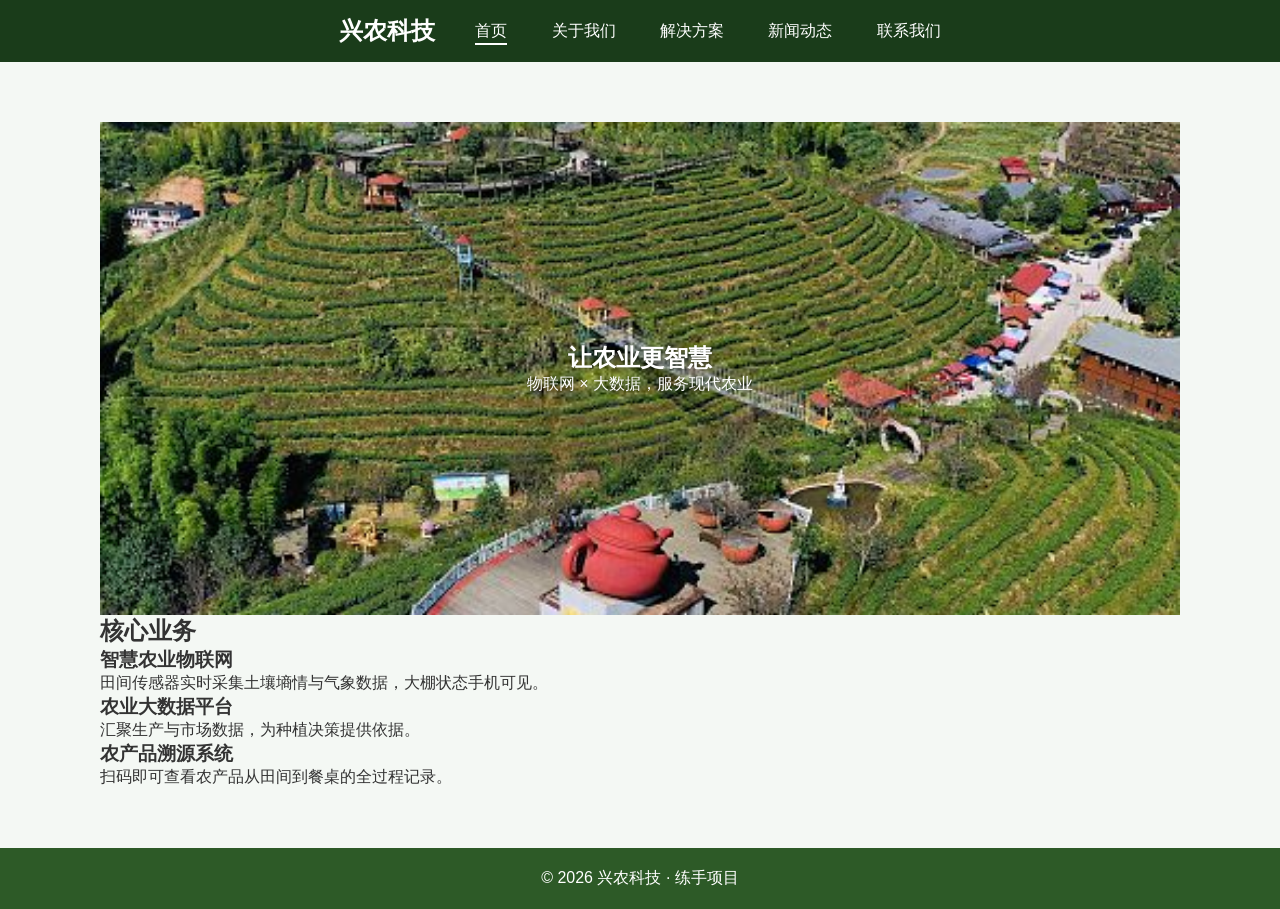
<file: index.html>
<!DOCTYPE html>              <!-- 声明：这是一份 HTML5 文档，固定写法 -->
<html lang="zh-CN">          <!-- 网页整体开始，lang 表示内容是简体中文 -->
  <head>     
    <meta charset="UTF-8">   <!-- 文字编码，保证中文不乱码 -->
    <meta name="viewport" content="width=device-width, initial-scale=1.0">
    <link rel="stylesheet" href="css/style.css">                <!-- 头部：给浏览器看的配置信息，访客看不到 -->
    <title>兴农科技 - 让农业更智慧</title>  <!-- 浏览器标签页上显示的标题 -->
  </head>

  <body>
    <header class="site-header">
        <h1>兴农科技</h1>
        <nav class="site-nav">
          <a href="index.html">首页</a>
          <a href="about.html">关于我们</a>
          <a href="solutions.html">解决方案</a>
          <a href="news.html">新闻动态</a>
          <a href="contact.html">联系我们</a>
        </nav>
      </header>
    <!-- 主体内容 -->
    <main>
        <section class="hero">
            <h2>让农业更智慧</h2>
            <p>物联网 × 大数据，服务现代农业</p>
          </section>

      <section>
        <h2>核心业务</h2>
        <h3>智慧农业物联网</h3>
        <p>田间传感器实时采集土壤墒情与气象数据，大棚状态手机可见。</p>
        <h3>农业大数据平台</h3>
        <p>汇聚生产与市场数据，为种植决策提供依据。</p>
        <h3>农产品溯源系统</h3>
        <p>扫码即可查看农产品从田间到餐桌的全过程记录。</p>
      </section>
    </main>

    <!-- 页脚 -->
    <footer>
      <p>© 2026 兴农科技 · 练手项目</p>
    </footer>
    <script src="js/main.js"></script>
  </body>
</html>
</file>
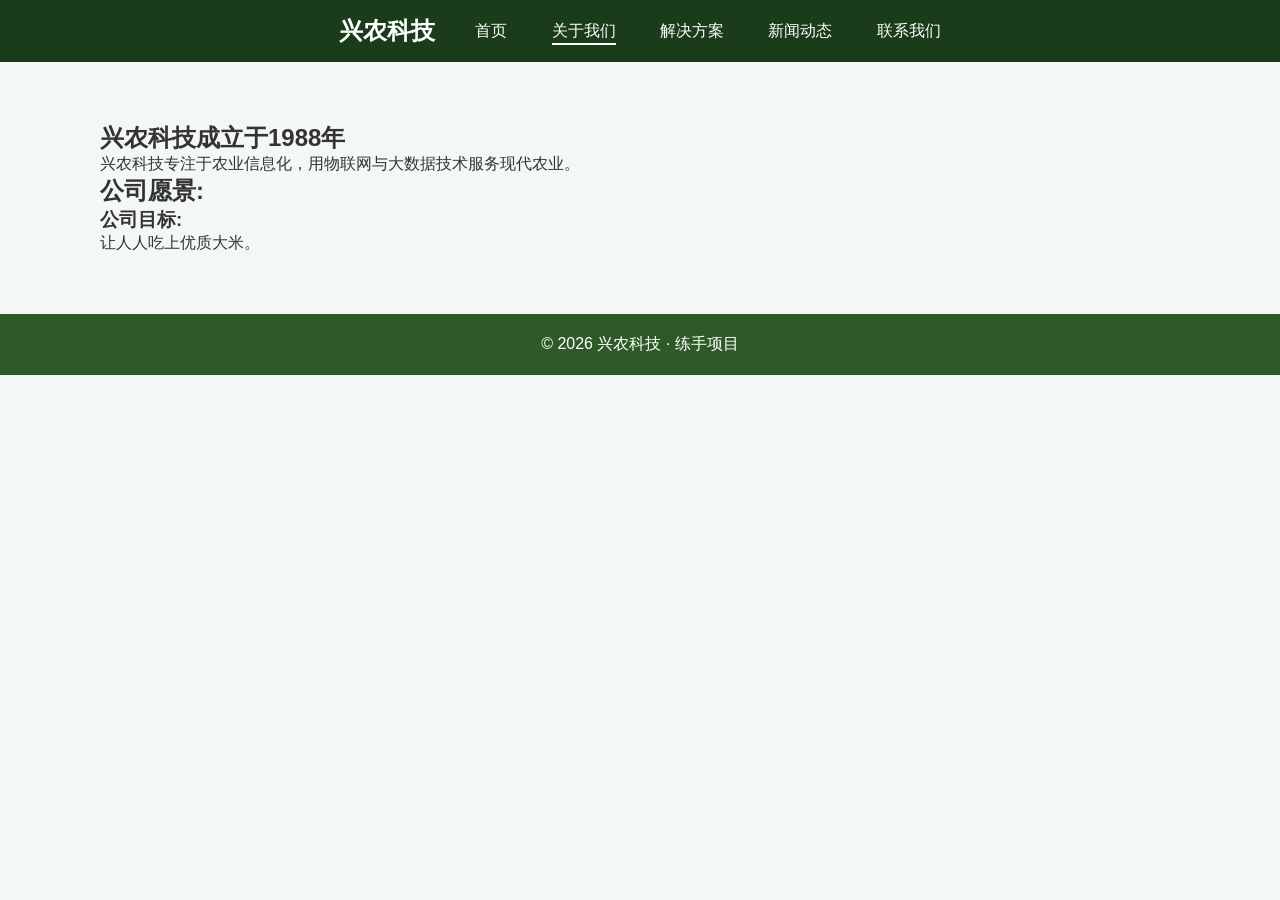
<file: about.html>
<!DOCTYPE html>              <!-- 声明：这是一份 HTML5 文档，固定写法 -->
<html lang="zh-CN">          <!-- 网页整体开始，lang 表示内容是简体中文 -->
  <head>              <!-- 头部：给浏览器看的配置信息，访客看不到 -->
    <meta charset="UTF-8">   <!-- 文字编码，保证中文不乱码 -->
    <meta name="viewport" content="width=device-width, initial-scale=1.0">
    <title>关于我们-兴农科技</title>  <!-- 浏览器标签页上显示的标题 -->
    <link rel="stylesheet" href="css/style.css">
  </head>

  <body>
    <header class="site-header">
        <h1>兴农科技</h1>
        <nav class="site-nav">
          <a href="index.html">首页</a>
          <a href="about.html">关于我们</a>
          <a href="solutions.html">解决方案</a>
          <a href="news.html">新闻动态</a>
          <a href="contact.html">联系我们</a>
        </nav>
      </header><!-- 主体内容 -->
    <main>
      <section>
        <h2>兴农科技成立于1988年</h2>
        <p>兴农科技专注于农业信息化，用物联网与大数据技术服务现代农业。</p>
      </section>

      <section>
        <h2>公司愿景:</h2>
        <h3>公司目标:</h3>
        <p>让人人吃上优质大米。</p>
      </section>
    </main>

    <!-- 页脚 -->
    <footer>
      <p>© 2026 兴农科技 · 练手项目</p>
    </footer>
    <script src="js/main.js"></script>
  </body>
</html>
</file>
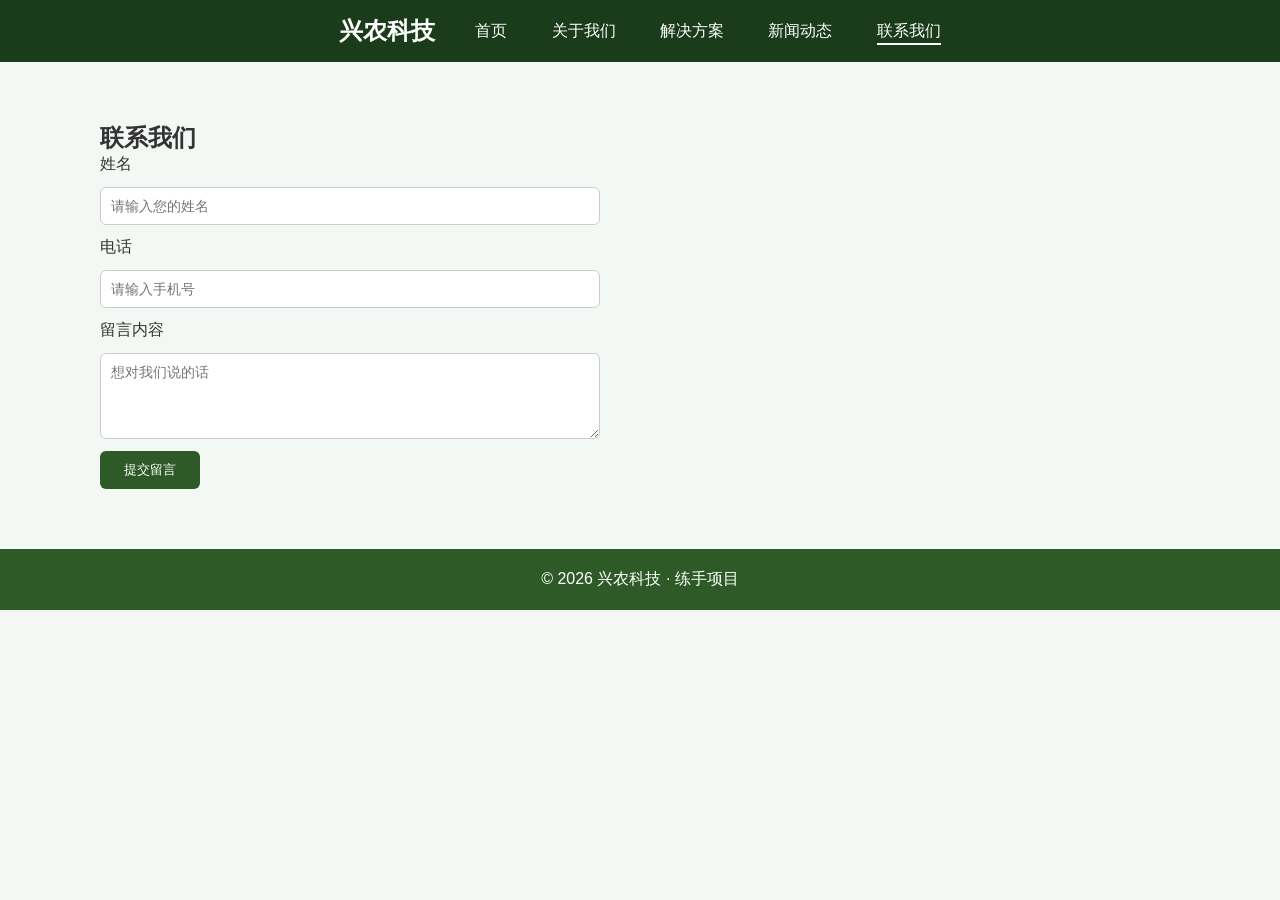
<file: contact.html>
<!DOCTYPE html>              <!-- 声明：这是一份 HTML5 文档，固定写法 -->
<html lang="zh-CN">          <!-- 网页整体开始，lang 表示内容是简体中文 -->
  <head>              <!-- 头部：给浏览器看的配置信息，访客看不到 -->
    <meta charset="UTF-8">   <!-- 文字编码，保证中文不乱码 -->
    <meta name="viewport" content="width=device-width, initial-scale=1.0">
    <title>联系我们-兴农科技</title>  <!-- 浏览器标签页上显示的标题 -->
    <link rel="stylesheet" href="css/style.css">
  </head>
  
  <body>
    <header class="site-header">
        <h1>兴农科技</h1>
        <nav class="site-nav">
          <a href="index.html">首页</a>
          <a href="about.html">关于我们</a>
          <a href="solutions.html">解决方案</a>
          <a href="news.html">新闻动态</a>
          <a href="contact.html">联系我们</a>
        </nav>
      </header><!-- 主体内容 -->
    <main>
        <h2>联系我们</h2>
        <form class="contact-form">
          <label for="name">姓名</label>
          <input type="text" id="name" placeholder="请输入您的姓名" autocomplete="name">
  
          <label for="phone">电话</label>
          <input type="tel" id="phone" placeholder="请输入手机号" autocomplete="tel">
  
          <label for="message">留言内容</label>
          <textarea id="message" rows="4" placeholder="想对我们说的话"></textarea>
  
          <button type="submit">提交留言</button>
        </form>
    </main>

    <!-- 页脚 -->
    <footer>
      <p>© 2026 兴农科技 · 练手项目</p>
    </footer>
    <script src="js/main.js"></script>
  </body>
</html>
</file>
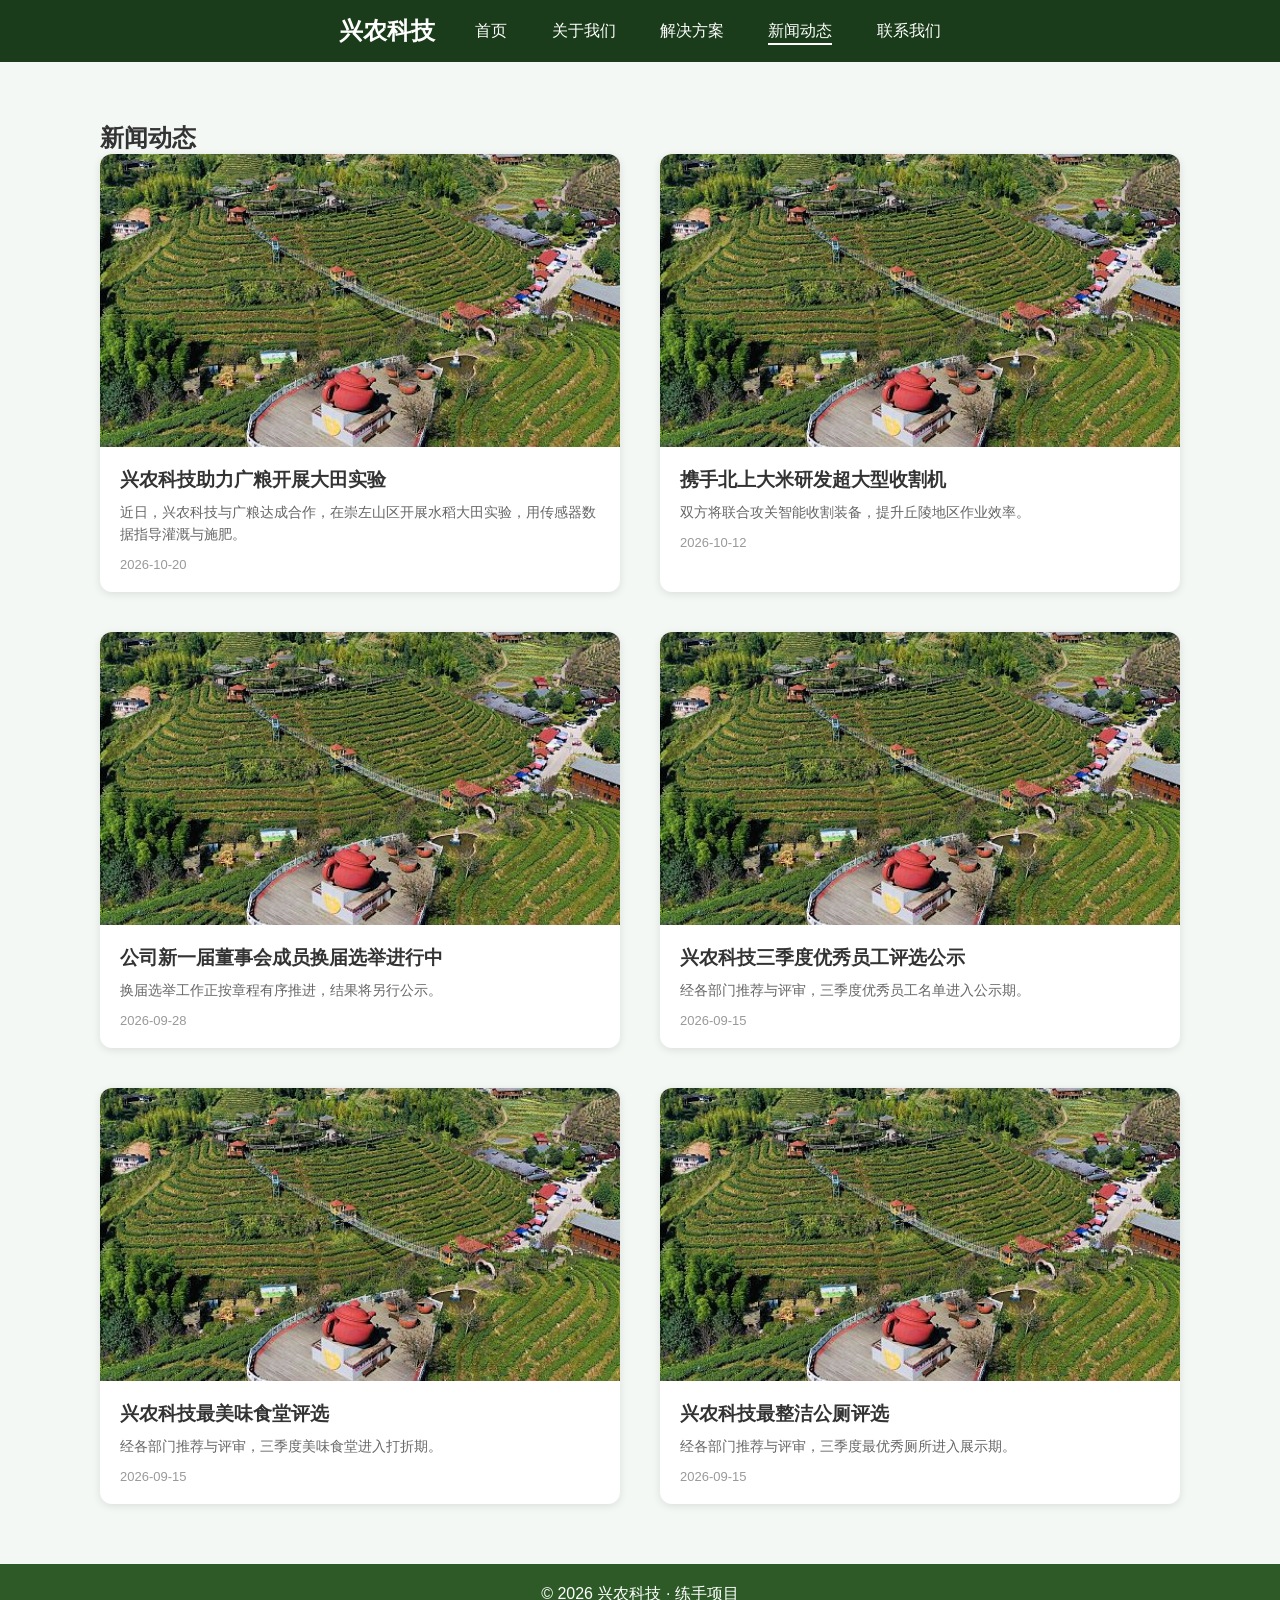
<file: news.html>
<!DOCTYPE html>
<html lang="zh-CN">
  <head>
    <meta charset="UTF-8">
    <meta name="viewport" content="width=device-width, initial-scale=1.0">
    <title>新闻动态 - 兴农科技</title>
    <link rel="stylesheet" href="css/style.css">
  </head>

  <body>
    <header class="site-header">
      <h1>兴农科技</h1>
      <nav class="site-nav">
        <a href="index.html">首页</a>
        <a href="about.html">关于我们</a>
        <a href="solutions.html">解决方案</a>
        <a href="news.html">新闻动态</a>
        <a href="contact.html">联系我们</a>
      </nav>
    </header>

    <main>
      <h2>新闻动态</h2>
      <div class="news-grid">

        <article class="news-card">
          <img class="news-img" src="images/hero.jpg" alt="广西崇左的茶山梯田航拍">
          <div class="news-card-body">
            <h3>兴农科技助力广粮开展大田实验</h3>
            <p>近日，兴农科技与广粮达成合作，在崇左山区开展水稻大田实验，用传感器数据指导灌溉与施肥。</p>
            <span class="news-date">2026-10-20</span>
          </div>
        </article>

        <article class="news-card">
          <img class="news-img" src="images/hero.jpg" alt="收割机研发配图">
          <div class="news-card-body">
            <h3>携手北上大米研发超大型收割机</h3>
            <p>双方将联合攻关智能收割装备，提升丘陵地区作业效率。</p>
            <span class="news-date">2026-10-12</span>
          </div>
        </article>

        <article class="news-card">
          <img class="news-img" src="images/hero.jpg" alt="公司会议配图">
          <div class="news-card-body">
            <h3>公司新一届董事会成员换届选举进行中</h3>
            <p>换届选举工作正按章程有序推进，结果将另行公示。</p>
            <span class="news-date">2026-09-28</span>
          </div>
        </article>

        <article class="news-card">
          <img class="news-img" src="images/hero.jpg" alt="优秀员工表彰配图">
          <div class="news-card-body">
            <h3>兴农科技三季度优秀员工评选公示</h3>
            <p>经各部门推荐与评审，三季度优秀员工名单进入公示期。</p>
            <span class="news-date">2026-09-15</span>
          </div>
        </article>

        <article class="news-card">
            <img class="news-img" src="images/hero.jpg" alt="美味食堂配图">
            <div class="news-card-body">
              <h3>兴农科技最美味食堂评选</h3>
              <p>经各部门推荐与评审，三季度美味食堂进入打折期。</p>
              <span class="news-date">2026-09-15</span>
            </div>
          </article>

          <article class="news-card">
            <img class="news-img" src="images/hero.jpg" alt="美丽厕所配图">
            <div class="news-card-body">
              <h3>兴农科技最整洁公厕评选</h3>
              <p>经各部门推荐与评审，三季度最优秀厕所进入展示期。</p>
              <span class="news-date">2026-09-15</span>
            </div>
          </article>

      </div>
    </main>
        <!-- 灯箱：默认隐形，点击图片时登场 -->
        <div class="lightbox">
            <img alt="放大查看的图片">
          </div>

    <footer>
      <p>© 2026 兴农科技 · 练手项目</p>
    </footer>
    <script src="js/main.js"></script>
  </body>
</html>
</file>
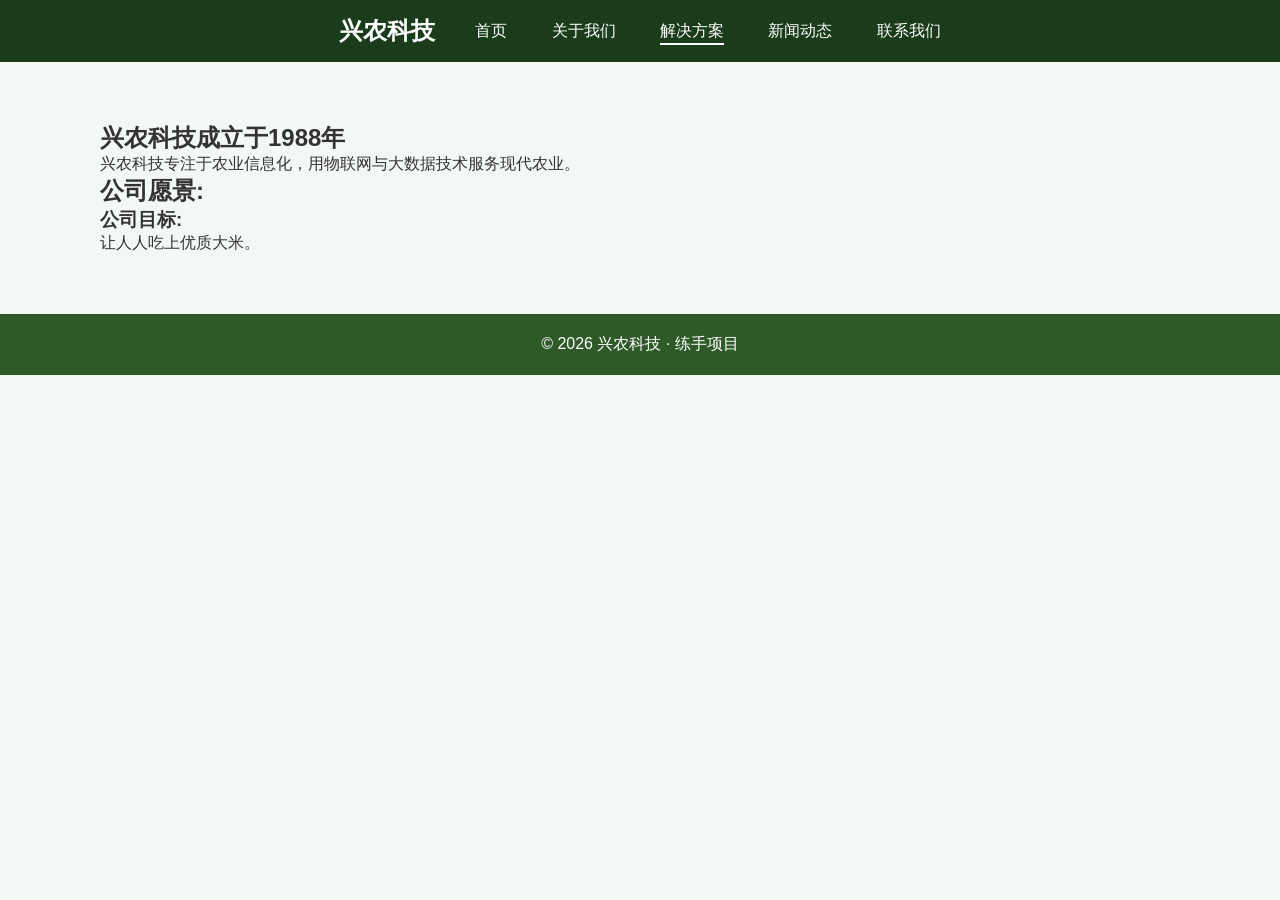
<file: solutions.html>
<!DOCTYPE html>              <!-- 声明：这是一份 HTML5 文档，固定写法 -->
<html lang="zh-CN">          <!-- 网页整体开始，lang 表示内容是简体中文 -->
  <head>              <!-- 头部：给浏览器看的配置信息，访客看不到 -->
    <meta charset="UTF-8">   <!-- 文字编码，保证中文不乱码 -->
    <meta name="viewport" content="width=device-width, initial-scale=1.0">
    <title>关于我们-兴农科技</title>  <!-- 浏览器标签页上显示的标题 -->
    <link rel="stylesheet" href="css/style.css">
  </head>
  
  <body>
    <header class="site-header">
        <h1>兴农科技</h1>
        <nav class="site-nav">
          <a href="index.html">首页</a>
          <a href="about.html">关于我们</a>
          <a href="solutions.html">解决方案</a>
          <a href="news.html">新闻动态</a>
          <a href="contact.html">联系我们</a>
        </nav>
      </header>
    <!-- 主体内容 -->
    <main>
      <section>
        <h2>兴农科技成立于1988年</h2>
        <p>兴农科技专注于农业信息化，用物联网与大数据技术服务现代农业。</p>
      </section>

      <section>
        <h2>公司愿景:</h2>
        <h3>公司目标:</h3>
        <p>让人人吃上优质大米。</p>
      </section>
    </main>

    <!-- 页脚 -->
    <footer>
      <p>© 2026 兴农科技 · 练手项目</p>
    </footer>
    <script src="js/main.js"></script>
  </body>
</html>
</file>
<file: css/style.css>
* {
    margin: 0;
    padding: 0;
    box-sizing: border-box;
  }
  
  /* ===== 页头：公司名 + 导航 ===== */
  .site-header {
    background-color: #1a3c1a;
    padding: 15px 40px;
    display: flex;                   /* 启用 Flexbox，子元素横排 */
    justify-content: center;  /* 主轴（横向）两端对齐 */
    align-items: center;             /* 交叉轴（纵向）居中 */
  }
  
  .site-header h1 {
    color: #ffffff;
    font-size: 24px;
  }
  
  /* 导航链接：白色、去下划线、留间距 */
  .site-nav a {
    color: #ffffff;
    text-decoration: none;           /* 去掉链接默认下划线 */
    margin-left: 40px;               /* 链接之间的间距 */
  }
  
  /* 鼠标悬停反馈：透明度 80%，产生“可点击”暗示 */
  .site-nav a:hover {
    opacity: 0.8;
  }
  
  /* ===== 主体内容 ===== */
  body {
    font-family: "Microsoft YaHei", sans-serif;
    background-color: #f4f8f4;
    color: #333333;
  }
  
  /* 内容区整体居中、限宽，几乎所有官网的通用做法 */
  main {
    max-width: 1200px;
    margin: 0 auto;                  /* 上下 0，左右 auto = 自动均分 = 居中 */
    padding: 60px;
  }
  
  /* ===== 页脚 ===== */
  footer {
    text-align: center;
    padding: 20px;
    background-color: #2d5a27;
    color: #ffffff;
  }
/* ===== 响应式：窄屏（600px 及以下）适配 ===== */
@media (max-width: 600px) {
    .site-header {
      flex-direction: column;  /* 公司名和导航改上下排列 */
      gap: 10px;               /* 两者之间留 10px 间距 */
    }
    .site-nav {
      display: flex;
      flex-wrap: wrap;         /* 一行放不下自动换行 */
      justify-content: center; /* 导航整体居中 */
    }
    .site-nav a {
      margin: 4px 10px;        /* 间距收紧 */
    }
    main {
      padding: 20px;           /* 窄屏时内容边距减小 */
    }
  }
  /* ===== 首页英雄区 ===== */
.hero {
    background-image: url("../images/hero.jpg");
    background-size: cover;        /* 图按比例放大铺满区域，多余部分裁掉 */
    background-position: center;   /* 裁切时保留图片中心部位 */
    padding: 220px 40px;           /* 用内边距撑出横幅高度 */
    text-align: center;
    color: #ffffff;
    text-shadow: 0 2px 6px rgba(0, 0, 0, 0.6);  /* 文字阴影，保证亮图上可读 */
  }
  /* 全站图片保险：最大不超过父容器宽度，等比缩小 */
  img { max-width: 100%; } 
  .news-img {
    width: 100%;
    aspect-ratio: 16 / 9;   /* 宽:高 = 16:9，高度自动算出 */
    object-fit: cover;
  }
  /* ===== 新闻卡片 ===== */
.news-grid {
    display: flex;
    flex-wrap: wrap;      /* 一行放不下 → 自动换行 */
    gap: 40px;            /* 卡片之间的间距 */
  }
  
  .news-card {
    flex: 1 1 500px;      /* 三值含义见下方讲解 */
    background-color: #ffffff;
    border-radius: 12px;
    overflow: hidden;     /* 关键：裁掉图片戳出卡片圆角的直角 */
    box-shadow: 0 2px 8px rgba(0, 0, 0, 0.1);
  }
  
  .news-card-body {
    padding: 16px 20px 20px;   /* 上 16，左右 20，下 20 */
  }
  
  .news-card-body h3 {
    margin-bottom: 8px;
  }
  
  .news-card-body p {
    font-size: 14px;
    color: #666666;
    line-height: 1.6;     /* 行高 1.6 倍，正文呼吸感 */
  }
  
  .news-date {
    display: block;       /* span 是行内元素，转成块级才能独占一行 */
    margin-top: 12px;
    font-size: 13px;
    color: #999999;
  }
  .news-card {
    transition: transform 0.3s, box-shadow 0.3s;
  }
  .news-card:hover {
    transform: translateY(-4px);   /* 新函数：向上位移 4px */
    box-shadow: 0 8px 20px rgba(0, 0, 0, 0.15);
  }
  /* 导航当前页高亮 */
.site-nav a.active {
    border-bottom: 2px solid #ffffff;  /* 底部白色横线 */
    padding-bottom: 4px;
  }
  /* ===== 灯箱 ===== */
.lightbox {
    display: none;                /* 默认隐身 */
    position: fixed;              /* 钉在浏览器窗口上，滚动也不动 */
    inset: 0;                     /* 四边贴边 = 铺满全屏 */
    background-color: rgba(0, 0, 0, 0.8);  /* 80% 不透明的黑幕 */
    justify-content: center;      /* 以下三行：Flexbox 居中大图 */
    align-items: center;
    z-index: 999;                 /* 压在页头页脚等所有内容之上 */
    cursor: pointer;              /* 提示：点我可以关闭 */
  }
  
  .lightbox.open {
    display: flex;                /* 有 open 类时显身，大图居中 */
  }
  
  .lightbox img {
    max-width: 90%;               /* 不顶满，留黑边喘息 */
    max-height: 90%;
    border-radius: 8px;
  }
  
  /* 小图可点的暗示 */
  .news-img {
    cursor: pointer;
  }
  .lightbox.open {
    display: flex;
    animation: fadeIn 0.3s;    /* open 时播放名为 fadeIn 的动画 */
  }
  @keyframes fadeIn {
    from { opacity: 0; }       /* 起始帧：全透明 */
    to   { opacity: 1; }       /* 结束帧：不透明 */
  }
  /* ===== 留言簿 ===== */
.contact-form {
    max-width: 500px;        /* 簿子别太宽，一行字读着累 */
  }
  
  .contact-form label,
  .contact-form input,
  .contact-form textarea {
    display: block;          /* 各占一行，从上往下排 */
    width: 100%;
    margin-bottom: 12px;
  }
  
  .contact-form input,
  .contact-form textarea {
    padding: 10px;
    border: 1px solid #cccccc;
    border-radius: 6px;
    font-size: 14px;
  }
  
  .contact-form button {
    background-color: #2d5a27;
    color: #ffffff;
    border: none;
    padding: 10px 24px;
    border-radius: 6px;
    cursor: pointer;
  }
  
  .contact-form button:hover {
    opacity: 0.9;
  }
</file>
